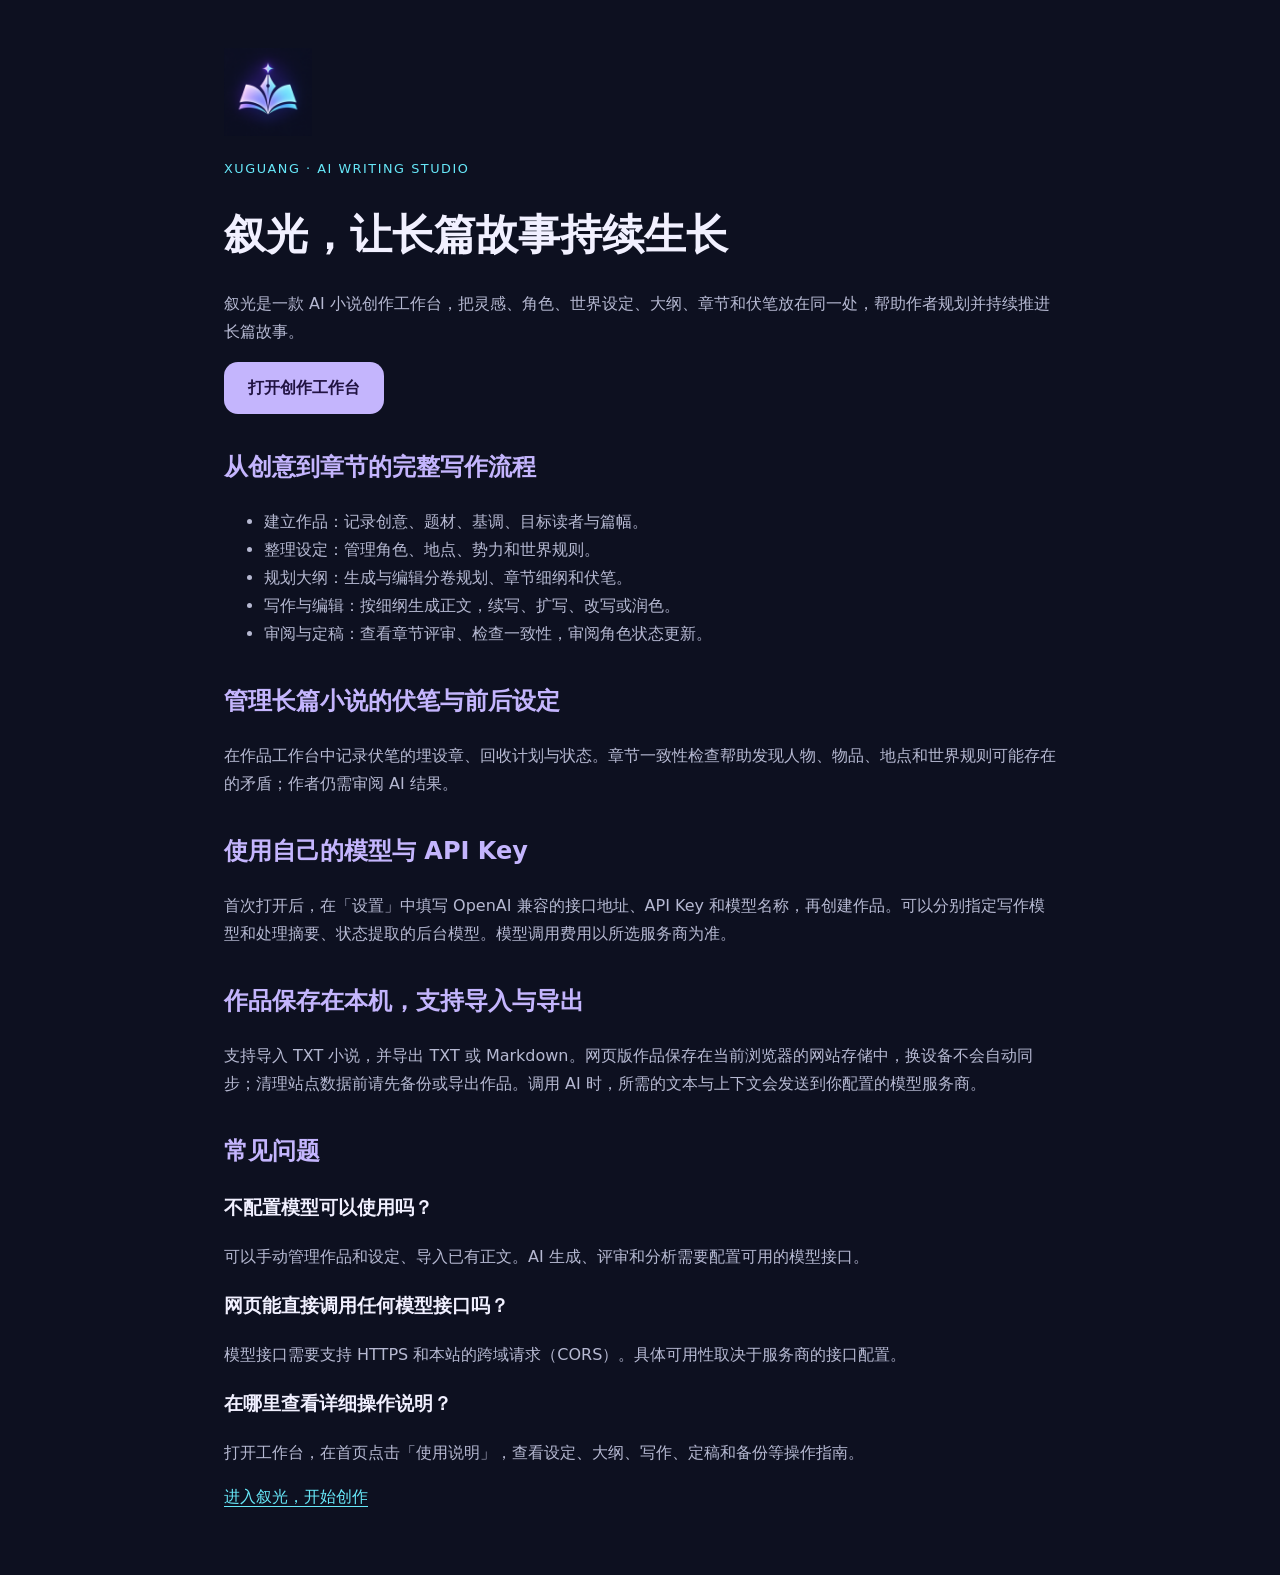
<file: about.html>
<!DOCTYPE html>
<html lang="zh-CN">
<head>
  <meta charset="UTF-8">
  <meta name="viewport" content="width=device-width, initial-scale=1">
  <title>叙光功能与使用指南｜AI 长篇小说写作、设定与大纲</title>
  <meta name="description" content="了解叙光 AI 小说创作工作台：角色与世界设定、分卷和章节大纲、AI 写作与润色、伏笔管理、一致性检查及 TXT 导入导出。自选模型，作品本机保存。">
  <meta name="robots" content="index, follow, max-image-preview:large">
  <meta name="theme-color" content="#0D1020">
  <meta property="og:type" content="website">
  <meta property="og:locale" content="zh_CN">
  <meta property="og:site_name" content="叙光 Xuguang">
  <meta property="og:title" content="叙光功能与使用指南｜AI 长篇小说创作">
  <meta property="og:description" content="从灵感、设定和大纲到章节写作，让长篇故事持续生长。">
  <meta property="og:image" content="icons/Icon-512.png">
  <meta property="og:image:alt" content="叙光：紫青色书页、笔尖与光芒标志">
  <meta name="twitter:card" content="summary">
  <meta name="twitter:title" content="叙光功能与使用指南">
  <meta name="twitter:description" content="AI 长篇小说创作：设定、大纲、章节、伏笔与一致性检查。">
  <meta name="twitter:image" content="icons/Icon-512.png">
  <link rel="icon" type="image/png" sizes="32x32" href="favicon.png">
  <link rel="apple-touch-icon" href="icons/apple-touch-icon.png">
  <link rel="stylesheet" href="brand.css">
  <!-- Deployment URL metadata is inserted by tool/configure_web_seo.py. -->
</head>
<body>
  <main class="intro">
    <img src="icons/Icon-192.png" width="88" height="88" alt="叙光图标">
    <p class="eyebrow">XUGUANG · AI WRITING STUDIO</p>
    <h1>叙光，让长篇故事持续生长</h1>
    <p>叙光是一款 AI 小说创作工作台，把灵感、角色、世界设定、大纲、章节和伏笔放在同一处，帮助作者规划并持续推进长篇故事。</p>
    <a class="cta" href="./">打开创作工作台</a>
    <section>
      <h2>从创意到章节的完整写作流程</h2>
      <ul>
        <li>建立作品：记录创意、题材、基调、目标读者与篇幅。</li>
        <li>整理设定：管理角色、地点、势力和世界规则。</li>
        <li>规划大纲：生成与编辑分卷规划、章节细纲和伏笔。</li>
        <li>写作与编辑：按细纲生成正文，续写、扩写、改写或润色。</li>
        <li>审阅与定稿：查看章节评审、检查一致性，审阅角色状态更新。</li>
      </ul>
    </section>
    <section>
      <h2>管理长篇小说的伏笔与前后设定</h2>
      <p>在作品工作台中记录伏笔的埋设章、回收计划与状态。章节一致性检查帮助发现人物、物品、地点和世界规则可能存在的矛盾；作者仍需审阅 AI 结果。</p>
    </section>
    <section>
      <h2>使用自己的模型与 API Key</h2>
      <p>首次打开后，在「设置」中填写 OpenAI 兼容的接口地址、API Key 和模型名称，再创建作品。可以分别指定写作模型和处理摘要、状态提取的后台模型。模型调用费用以所选服务商为准。</p>
    </section>
    <section>
      <h2>作品保存在本机，支持导入与导出</h2>
      <p>支持导入 TXT 小说，并导出 TXT 或 Markdown。网页版作品保存在当前浏览器的网站存储中，换设备不会自动同步；清理站点数据前请先备份或导出作品。调用 AI 时，所需的文本与上下文会发送到你配置的模型服务商。</p>
    </section>
    <section>
      <h2>常见问题</h2>
      <h3>不配置模型可以使用吗？</h3>
      <p>可以手动管理作品和设定、导入已有正文。AI 生成、评审和分析需要配置可用的模型接口。</p>
      <h3>网页能直接调用任何模型接口吗？</h3>
      <p>模型接口需要支持 HTTPS 和本站的跨域请求（CORS）。具体可用性取决于服务商的接口配置。</p>
      <h3>在哪里查看详细操作说明？</h3>
      <p>打开工作台，在首页点击「使用说明」，查看设定、大纲、写作、定稿和备份等操作指南。</p>
    </section>
    <p><a href="./">进入叙光，开始创作</a></p>
  </main>
</body>
</html>
</file>
<file: brand.css>
:root { color-scheme: dark; font-family: system-ui, -apple-system, "Noto Sans SC", sans-serif; background: #0d1020; color: #f1f0ff; }
body { margin: 0; }
.intro { box-sizing: border-box; max-width: 880px; margin: auto; padding: 48px 24px; line-height: 1.75; }
.eyebrow { color: #67e8f9; letter-spacing: .12em; font-size: .8rem; }
h1 { font-size: clamp(1.6rem, 4vw, 2.6rem); line-height: 1.3; }
h2 { color: #c4b5fd; margin-top: 2rem; }
p, li { color: #b6b9d2; }
a { color: #67e8f9; text-underline-offset: .25em; }
a:focus-visible { outline: 2px solid #c4b5fd; outline-offset: 6px; }
.cta { display: inline-block; padding: 12px 24px; border-radius: 14px; background: #c4b5fd; color: #211342; font-weight: 600; text-decoration: none; }
</file>
